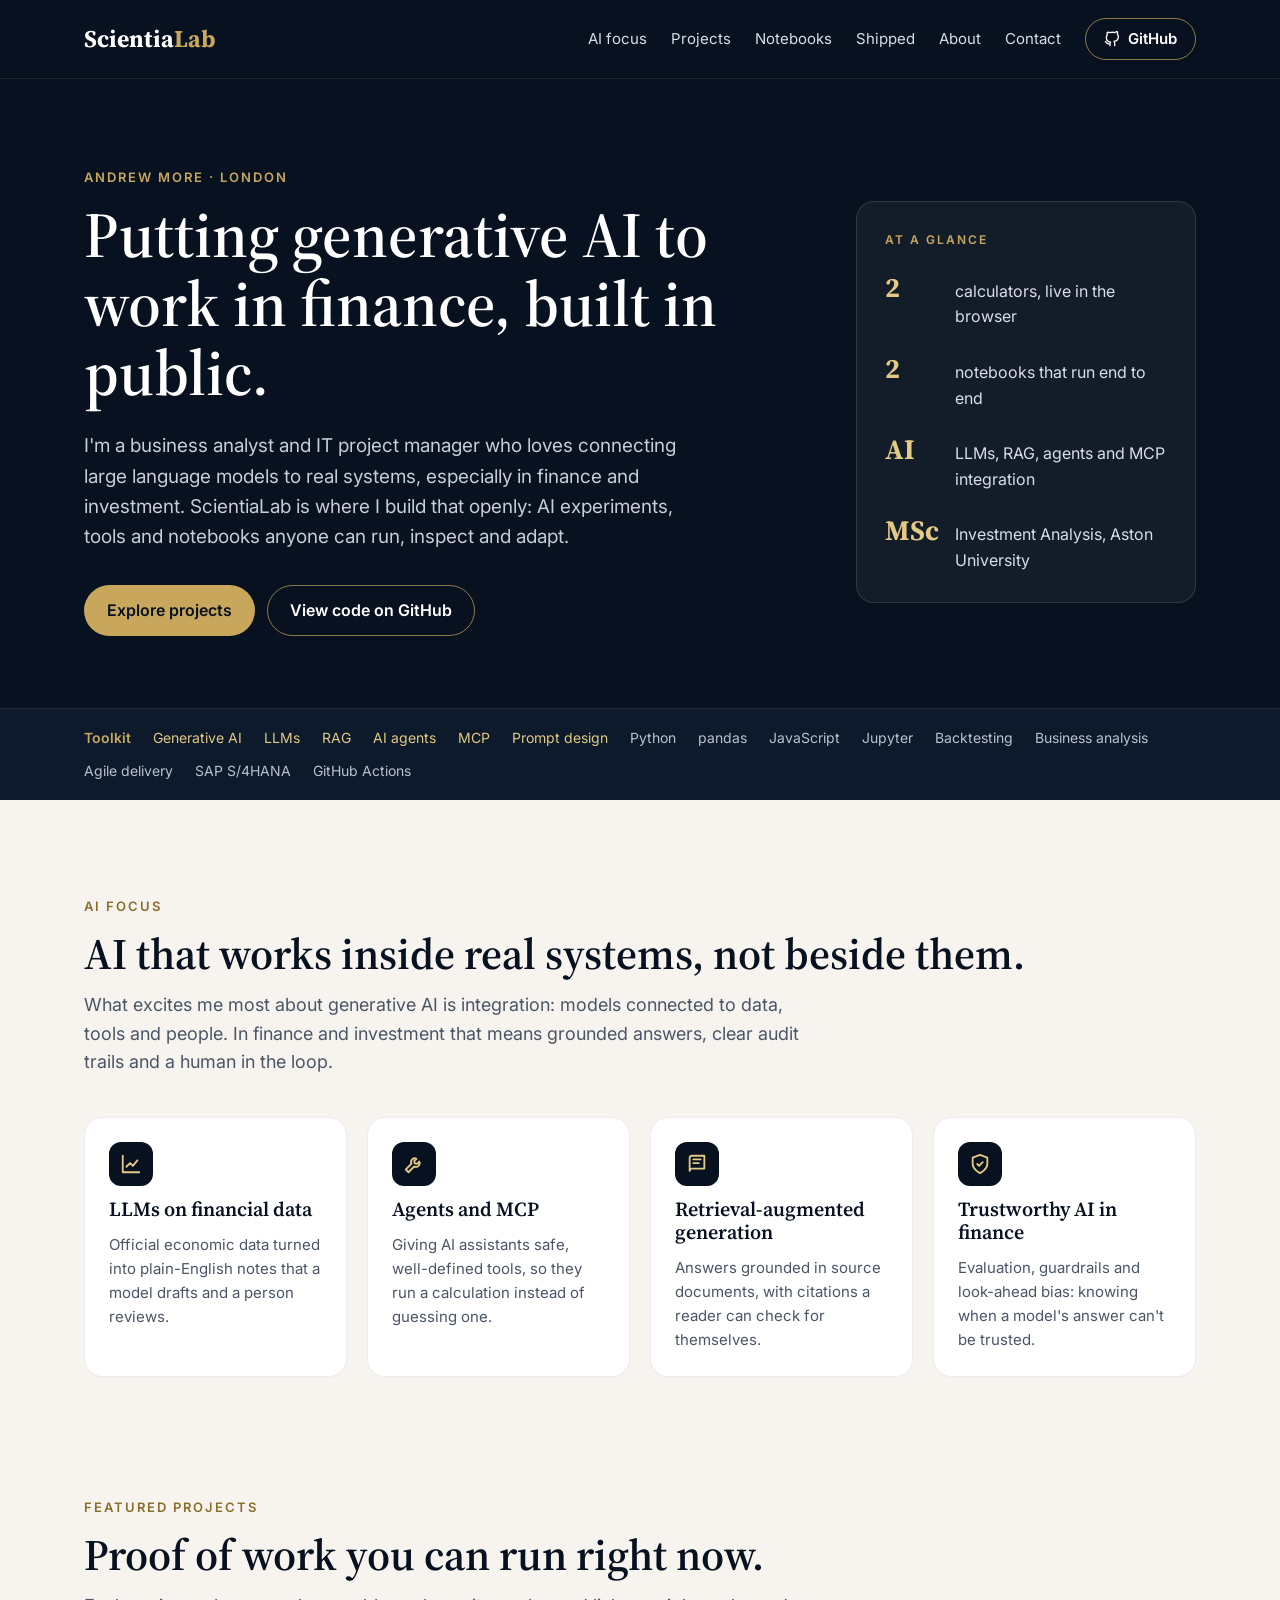
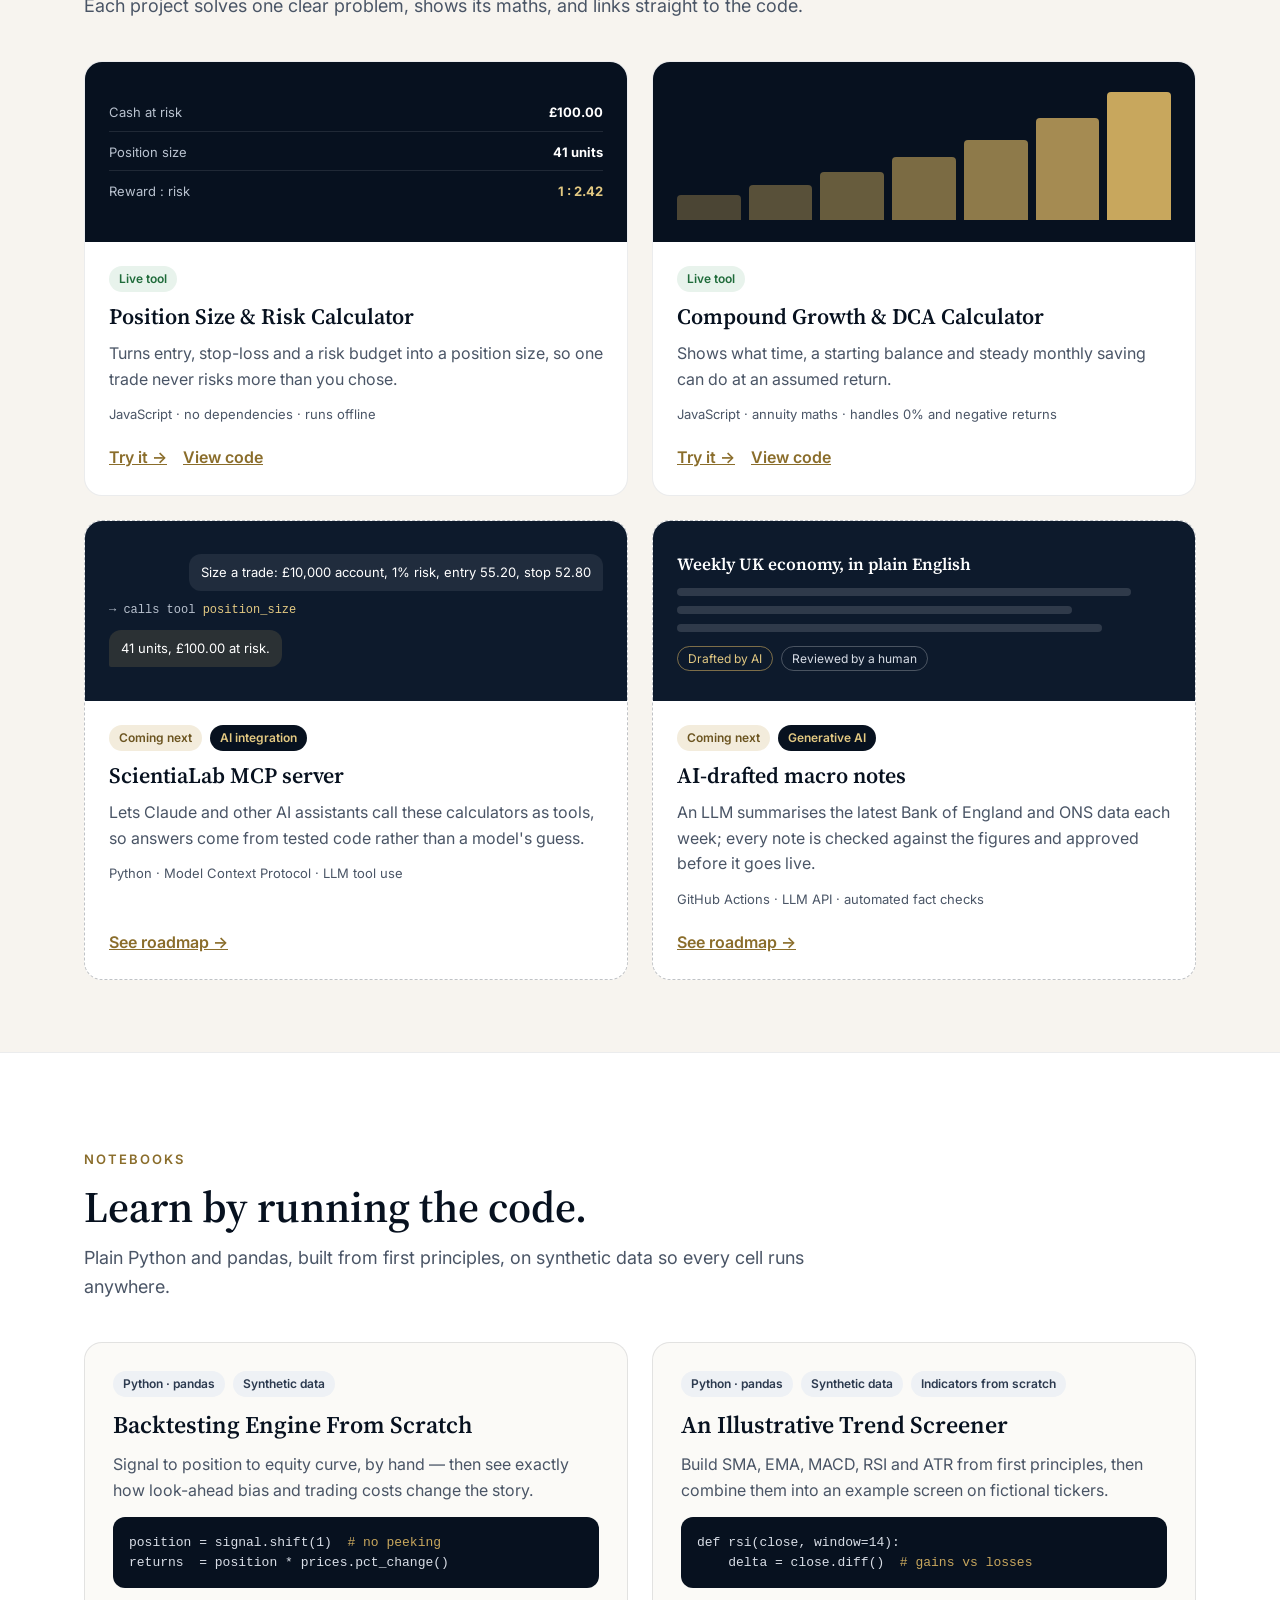
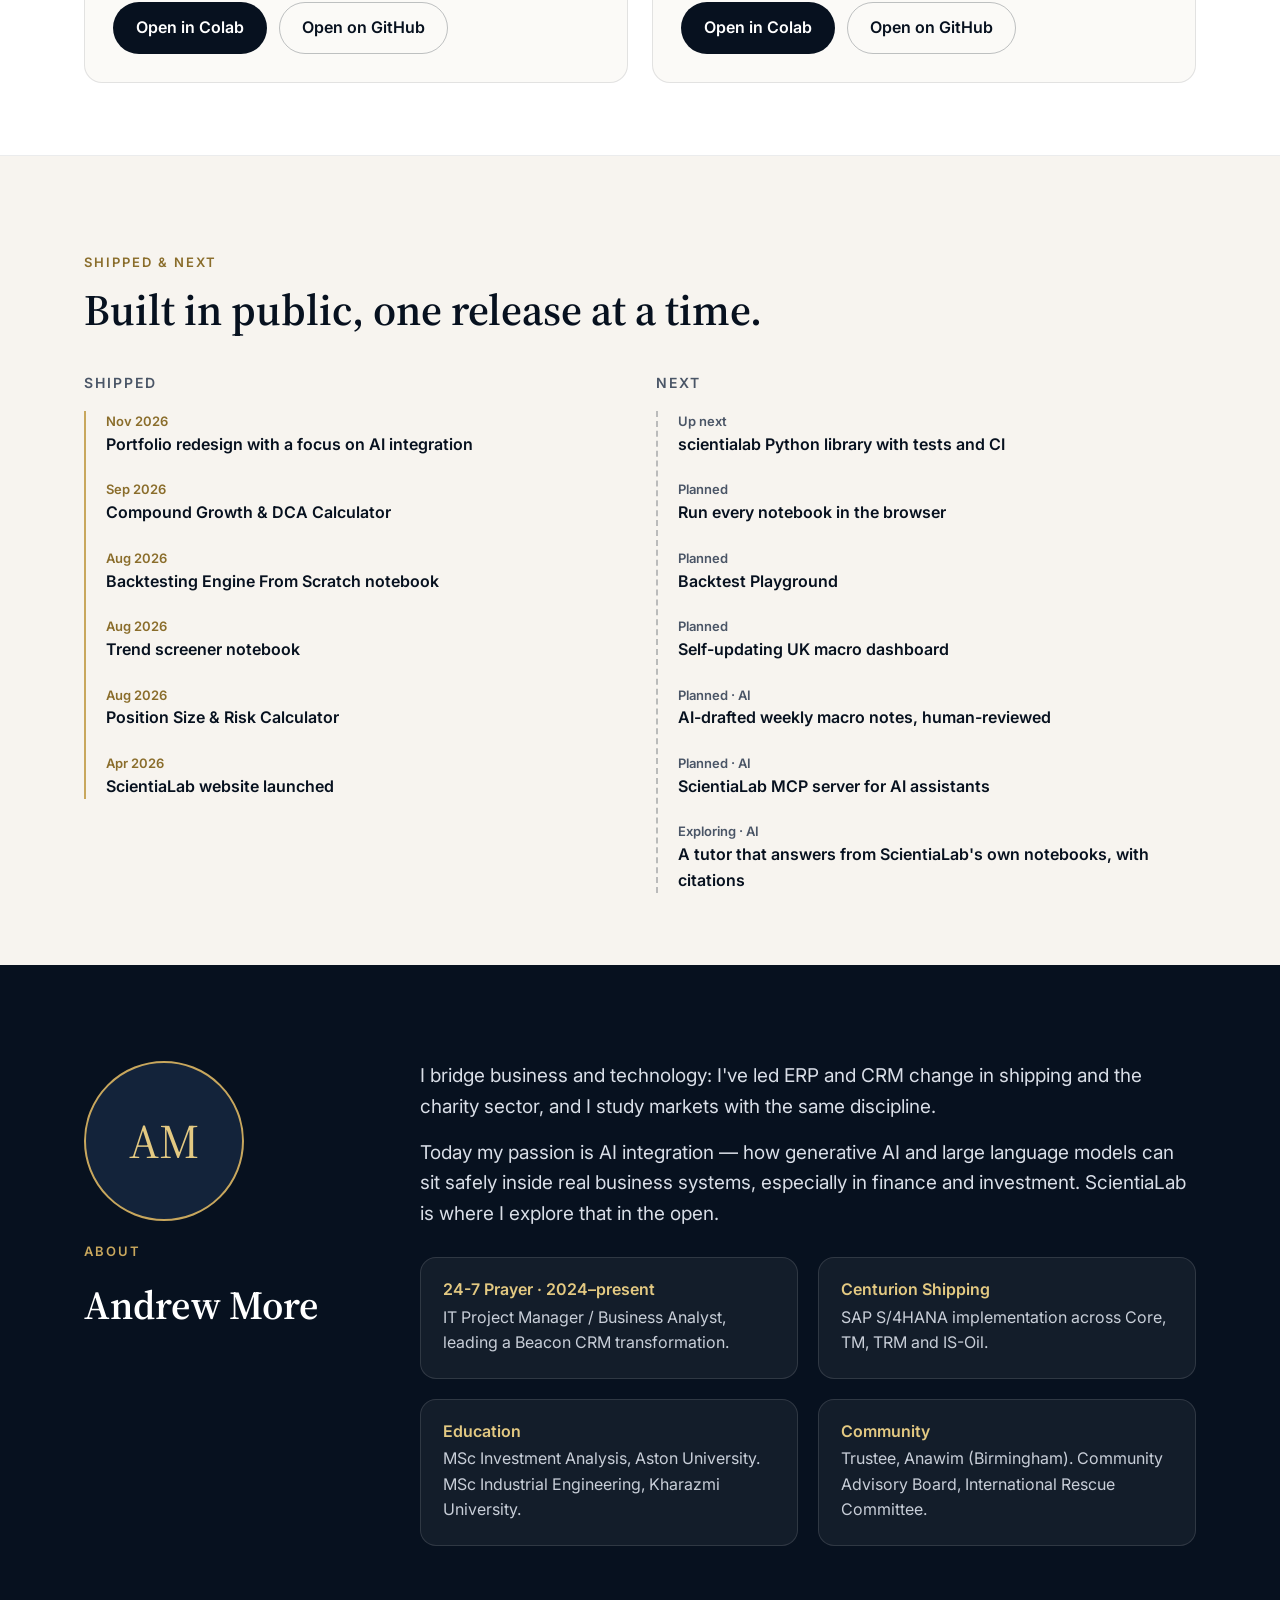
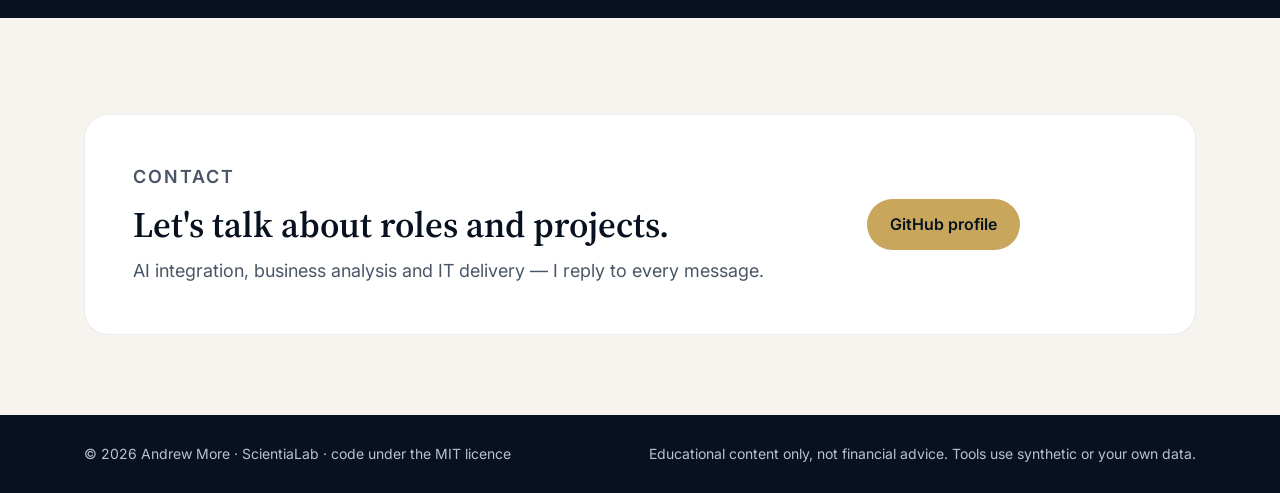
<file: index.html>
<!DOCTYPE html>
<html lang="en-GB">
<head>
  <meta charset="UTF-8" />
  <meta name="viewport" content="width=device-width, initial-scale=1.0" />
  <title>ScientiaLab | Andrew More — generative AI and finance, built in public</title>
  <meta name="description" content="Andrew More's open portfolio: generative AI and LLM integration for finance, plus calculators and Python notebooks anyone can run, inspect and adapt." />
  <meta name="author" content="Andrew More" />
  <link rel="canonical" href="https://ahd-mortazavi.github.io/ScientiaLab/" />
  <link rel="icon" href="assets/favicon.svg" type="image/svg+xml" />
  <meta name="theme-color" content="#07111f" />

  <meta property="og:type" content="website" />
  <meta property="og:site_name" content="ScientiaLab" />
  <meta property="og:title" content="ScientiaLab — putting generative AI to work in finance" />
  <meta property="og:description" content="AI experiments, calculators and Python notebooks by Andrew More. Open source, built in public." />
  <meta property="og:url" content="https://ahd-mortazavi.github.io/ScientiaLab/" />
  <meta property="og:image" content="https://ahd-mortazavi.github.io/ScientiaLab/assets/og-image.png" />
  <meta property="og:image:width" content="1200" />
  <meta property="og:image:height" content="630" />
  <meta name="twitter:card" content="summary_large_image" />

  <link rel="preconnect" href="https://fonts.googleapis.com" />
  <link rel="preconnect" href="https://fonts.gstatic.com" crossorigin />
  <link href="https://fonts.googleapis.com/css2?family=Source+Serif+4:opsz,wght@8..60,600;8..60,700&amp;family=Inter:wght@400;500;600&amp;display=swap" rel="stylesheet" />
  <link rel="stylesheet" href="style.css" />
</head>

<body>
  <a class="skip-link" href="#main">Skip to content</a>

  <header class="site-header">
    <nav class="navbar container" aria-label="Main">
      <a href="#top" class="logo">Scientia<span>Lab</span></a>
      <div class="nav-links">
        <a href="#ai">AI focus</a>
        <a href="#projects">Projects</a>
        <a href="#notebooks">Notebooks</a>
        <a href="#shipped">Shipped</a>
        <a href="#about">About</a>
        <a href="#contact">Contact</a>
        <a class="btn btn-outline-gold" href="https://github.com/ahd-mortazavi/ScientiaLab">
          <svg width="16" height="16" viewBox="0 0 24 24" fill="none" stroke="currentColor" stroke-width="2" stroke-linecap="round" stroke-linejoin="round" aria-hidden="true"><path d="M9 19c-5 1.5-5-2.5-7-3m14 6v-3.9a3.4 3.4 0 0 0-.9-2.6c3.1-.4 6.4-1.5 6.4-7a5.4 5.4 0 0 0-1.5-3.8 5 5 0 0 0-.1-3.8s-1.2-.4-3.9 1.5a13.4 13.4 0 0 0-7 0C6.3 1.6 5.1 2 5.1 2a5 5 0 0 0-.1 3.8A5.4 5.4 0 0 0 3.5 9.6c0 5.4 3.3 6.6 6.4 7a3.4 3.4 0 0 0-.9 2.6V22"/></svg>
          GitHub
        </a>
      </div>
    </nav>
  </header>

  <main id="main">
    <!-- Hero -->
    <section id="top" class="hero">
      <div class="hero-inner container">
        <div class="hero-copy">
          <p class="eyebrow on-dark">Andrew More · London</p>
          <h1>Putting generative AI to work in finance, built in public.</h1>
          <p class="hero-lead">
            I'm a business analyst and IT project manager who loves connecting large language models to real
            systems, especially in finance and investment. ScientiaLab is where I build that openly: AI experiments,
            tools and notebooks anyone can run, inspect and adapt.
          </p>
          <div class="btn-row">
            <a class="btn btn-gold" href="#projects">Explore projects</a>
            <a class="btn btn-outline-gold" href="https://github.com/ahd-mortazavi/ScientiaLab">View code on GitHub</a>
            <!-- Add when ready:
            <a class="btn btn-outline-light" href="https://www.linkedin.com/in/YOUR-PROFILE/">LinkedIn</a>
            <a class="btn btn-outline-light" href="assets/Andrew-More-CV.pdf">Download CV</a>
            -->
          </div>
        </div>

        <aside class="glance" aria-label="At a glance">
          <p class="eyebrow">At a glance</p>
          <ul class="glance-list">
            <li><span class="glance-num">2</span><span>calculators, live in the browser</span></li>
            <li><span class="glance-num">2</span><span>notebooks that run end to end</span></li>
            <li><span class="glance-num">AI</span><span>LLMs, RAG, agents and MCP integration</span></li>
            <li><span class="glance-num">MSc</span><span>Investment Analysis, Aston University</span></li>
          </ul>
        </aside>
      </div>

      <div class="toolkit">
        <ul class="toolkit-inner container" aria-label="Toolkit">
          <li class="label">Toolkit</li>
          <li class="ai">Generative AI</li>
          <li class="ai">LLMs</li>
          <li class="ai">RAG</li>
          <li class="ai">AI agents</li>
          <li class="ai">MCP</li>
          <li class="ai">Prompt design</li>
          <li>Python</li>
          <li>pandas</li>
          <li>JavaScript</li>
          <li>Jupyter</li>
          <li>Backtesting</li>
          <li>Business analysis</li>
          <li>Agile delivery</li>
          <li>SAP S/4HANA</li>
          <li>GitHub Actions</li>
        </ul>
      </div>
    </section>

    <!-- AI focus -->
    <section id="ai" class="section container" style="padding-bottom: 24px;">
      <p class="eyebrow">AI focus</p>
      <h2>AI that works inside real systems, not beside them.</h2>
      <p class="section-lead">
        What excites me most about generative AI is integration: models connected to data, tools and people.
        In finance and investment that means grounded answers, clear audit trails and a human in the loop.
      </p>
      <div class="ai-grid">
        <article class="ai-card">
          <div class="icon-tile"><svg width="22" height="22" viewBox="0 0 24 24" fill="none" stroke="currentColor" stroke-width="2" stroke-linecap="round" stroke-linejoin="round" aria-hidden="true"><path d="M3 3v18h18"/><path d="M7 15l4-4 3 3 5-6"/></svg></div>
          <h3>LLMs on financial data</h3>
          <p>Official economic data turned into plain-English notes that a model drafts and a person reviews.</p>
        </article>
        <article class="ai-card">
          <div class="icon-tile"><svg width="22" height="22" viewBox="0 0 24 24" fill="none" stroke="currentColor" stroke-width="2" stroke-linecap="round" stroke-linejoin="round" aria-hidden="true"><path d="M14.7 6.3a4 4 0 0 0-5.4 5.4L3 18l3 3 6.3-6.3a4 4 0 0 0 5.4-5.4l-2.5 2.5-2.4-.6-.6-2.4z"/></svg></div>
          <h3>Agents and MCP</h3>
          <p>Giving AI assistants safe, well-defined tools, so they run a calculation instead of guessing one.</p>
        </article>
        <article class="ai-card">
          <div class="icon-tile"><svg width="22" height="22" viewBox="0 0 24 24" fill="none" stroke="currentColor" stroke-width="2" stroke-linecap="round" stroke-linejoin="round" aria-hidden="true"><path d="M4 19.5A2.5 2.5 0 0 1 6.5 17H20V3H6.5A2.5 2.5 0 0 0 4 5.5z"/><path d="M8 7h8M8 11h6"/></svg></div>
          <h3>Retrieval-augmented generation</h3>
          <p>Answers grounded in source documents, with citations a reader can check for themselves.</p>
        </article>
        <article class="ai-card">
          <div class="icon-tile"><svg width="22" height="22" viewBox="0 0 24 24" fill="none" stroke="currentColor" stroke-width="2" stroke-linecap="round" stroke-linejoin="round" aria-hidden="true"><path d="M12 22s8-4 8-10V5l-8-3-8 3v7c0 6 8 10 8 10z"/><path d="M9 12l2 2 4-4"/></svg></div>
          <h3>Trustworthy AI in finance</h3>
          <p>Evaluation, guardrails and look-ahead bias: knowing when a model's answer can't be trusted.</p>
        </article>
      </div>
    </section>

    <!-- Projects -->
    <section id="projects" class="section container">
      <p class="eyebrow">Featured projects</p>
      <h2>Proof of work you can run right now.</h2>
      <p class="section-lead">Each project solves one clear problem, shows its maths, and links straight to the code.</p>

      <div class="project-grid">
        <article class="project-card">
          <div class="project-preview" aria-hidden="true">
            <div class="preview-row"><span>Cash at risk</span><strong>£100.00</strong></div>
            <div class="preview-row"><span>Position size</span><strong>41 units</strong></div>
            <div class="preview-row"><span>Reward : risk</span><strong class="gold">1 : 2.42</strong></div>
          </div>
          <div class="project-body">
            <div class="chip-row"><span class="chip chip-live">Live tool</span></div>
            <h3>Position Size &amp; Risk Calculator</h3>
            <p>Turns entry, stop-loss and a risk budget into a position size, so one trade never risks more than you chose.</p>
            <p class="tech">JavaScript · no dependencies · runs offline</p>
            <div class="card-links">
              <a href="tools/position-size.html">Try it →</a>
              <a href="https://github.com/ahd-mortazavi/ScientiaLab/blob/main/script.js">View code</a>
            </div>
          </div>
        </article>

        <article class="project-card">
          <div class="project-preview preview-bars" aria-hidden="true">
            <span style="height: 18%; opacity: 0.35;"></span>
            <span style="height: 26%; opacity: 0.42;"></span>
            <span style="height: 35%; opacity: 0.5;"></span>
            <span style="height: 46%; opacity: 0.6;"></span>
            <span style="height: 59%; opacity: 0.7;"></span>
            <span style="height: 75%; opacity: 0.82;"></span>
            <span style="height: 94%;"></span>
          </div>
          <div class="project-body">
            <div class="chip-row"><span class="chip chip-live">Live tool</span></div>
            <h3>Compound Growth &amp; DCA Calculator</h3>
            <p>Shows what time, a starting balance and steady monthly saving can do at an assumed return.</p>
            <p class="tech">JavaScript · annuity maths · handles 0% and negative returns</p>
            <div class="card-links">
              <a href="tools/compound-growth.html">Try it →</a>
              <a href="https://github.com/ahd-mortazavi/ScientiaLab/blob/main/script.js">View code</a>
            </div>
          </div>
        </article>

        <article class="project-card is-next">
          <div class="project-preview" aria-hidden="true">
            <div class="bubble bubble-user">Size a trade: £10,000 account, 1% risk, entry 55.20, stop 52.80</div>
            <div class="tool-call">→ calls tool <b>position_size</b></div>
            <div class="bubble bubble-ai">41 units, £100.00 at risk.</div>
          </div>
          <div class="project-body">
            <div class="chip-row"><span class="chip chip-next">Coming next</span><span class="chip chip-ai">AI integration</span></div>
            <h3>ScientiaLab MCP server</h3>
            <p>Lets Claude and other AI assistants call these calculators as tools, so answers come from tested code rather than a model's guess.</p>
            <p class="tech">Python · Model Context Protocol · LLM tool use</p>
            <div class="card-links"><a href="#shipped">See roadmap →</a></div>
          </div>
        </article>

        <article class="project-card is-next">
          <div class="project-preview" aria-hidden="true">
            <div class="note-title">Weekly UK economy, in plain English</div>
            <div class="note-line" style="width: 92%;"></div>
            <div class="note-line" style="width: 80%;"></div>
            <div class="note-line" style="width: 86%;"></div>
            <div class="note-tags"><span class="t-ai">Drafted by AI</span><span class="t-human">Reviewed by a human</span></div>
          </div>
          <div class="project-body">
            <div class="chip-row"><span class="chip chip-next">Coming next</span><span class="chip chip-ai">Generative AI</span></div>
            <h3>AI-drafted macro notes</h3>
            <p>An LLM summarises the latest Bank of England and ONS data each week; every note is checked against the figures and approved before it goes live.</p>
            <p class="tech">GitHub Actions · LLM API · automated fact checks</p>
            <div class="card-links"><a href="#shipped">See roadmap →</a></div>
          </div>
        </article>
      </div>
    </section>

    <!-- Notebooks -->
    <section id="notebooks" class="section section-white">
      <div class="container">
        <p class="eyebrow">Notebooks</p>
        <h2>Learn by running the code.</h2>
        <p class="section-lead">Plain Python and pandas, built from first principles, on synthetic data so every cell runs anywhere.</p>
        <div class="notebook-grid">
          <article class="notebook-card">
            <div class="chip-row"><span class="chip chip-neutral">Python · pandas</span><span class="chip chip-neutral">Synthetic data</span></div>
            <h3>Backtesting Engine From Scratch</h3>
            <p>Signal to position to equity curve, by hand — then see exactly how look-ahead bias and trading costs change the story.</p>
<pre class="code-snippet"><code>position = signal.shift(1)  <span class="c"># no peeking</span>
returns  = position * prices.pct_change()</code></pre>
            <div class="btn-row">
              <a class="btn btn-dark" href="https://colab.research.google.com/github/ahd-mortazavi/ScientiaLab/blob/main/backtesting_engine_from_scratch.ipynb">Open in Colab</a>
              <a class="btn btn-outline-dark" href="https://github.com/ahd-mortazavi/ScientiaLab/blob/main/backtesting_engine_from_scratch.ipynb">Open on GitHub</a>
            </div>
          </article>

          <article class="notebook-card">
            <div class="chip-row"><span class="chip chip-neutral">Python · pandas</span><span class="chip chip-neutral">Synthetic data</span><span class="chip chip-neutral">Indicators from scratch</span></div>
            <h3>An Illustrative Trend Screener</h3>
            <p>Build SMA, EMA, MACD, RSI and ATR from first principles, then combine them into an example screen on fictional tickers.</p>
<pre class="code-snippet"><code>def rsi(close, window=14):
    delta = close.diff()  <span class="c"># gains vs losses</span></code></pre>
            <div class="btn-row">
              <a class="btn btn-dark" href="https://colab.research.google.com/github/ahd-mortazavi/ScientiaLab/blob/main/stacked_uptrend_screener.ipynb">Open in Colab</a>
              <a class="btn btn-outline-dark" href="https://github.com/ahd-mortazavi/ScientiaLab/blob/main/stacked_uptrend_screener.ipynb">Open on GitHub</a>
            </div>
          </article>
        </div>
      </div>
    </section>

    <!-- Shipped and next -->
    <section id="shipped" class="section container">
      <p class="eyebrow">Shipped &amp; next</p>
      <h2>Built in public, one release at a time.</h2>
      <div class="timeline-cols" style="margin-top: 40px;">
        <div class="timeline-col">
          <h3>Shipped</h3>
          <ol class="timeline">
            <li><span class="when">Nov 2026</span><span class="what">Portfolio redesign with a focus on AI integration</span></li>
            <li><span class="when">Sep 2026</span><span class="what">Compound Growth &amp; DCA Calculator</span></li>
            <li><span class="when">Aug 2026</span><span class="what">Backtesting Engine From Scratch notebook</span></li>
            <li><span class="when">Aug 2026</span><span class="what">Trend screener notebook</span></li>
            <li><span class="when">Aug 2026</span><span class="what">Position Size &amp; Risk Calculator</span></li>
            <li><span class="when">Apr 2026</span><span class="what">ScientiaLab website launched</span></li>
          </ol>
        </div>
        <div class="timeline-col">
          <h3>Next</h3>
          <ol class="timeline is-next">
            <li><span class="when">Up next</span><span class="what">scientialab Python library with tests and CI</span></li>
            <li><span class="when">Planned</span><span class="what">Run every notebook in the browser</span></li>
            <li><span class="when">Planned</span><span class="what">Backtest Playground</span></li>
            <li><span class="when">Planned</span><span class="what">Self-updating UK macro dashboard</span></li>
            <li><span class="when">Planned · AI</span><span class="what">AI-drafted weekly macro notes, human-reviewed</span></li>
            <li><span class="when">Planned · AI</span><span class="what">ScientiaLab MCP server for AI assistants</span></li>
            <li><span class="when">Exploring · AI</span><span class="what">A tutor that answers from ScientiaLab's own notebooks, with citations</span></li>
          </ol>
        </div>
      </div>
    </section>

    <!-- About -->
    <section id="about" class="section-dark">
      <div class="about-inner container section">
        <div class="about-intro">
          <div class="avatar" role="img" aria-label="Andrew More">AM</div>
          <p class="eyebrow on-dark" style="margin: 0;">About</p>
          <h2>Andrew More</h2>
        </div>
        <div class="about-body">
          <p>I bridge business and technology: I've led ERP and CRM change in shipping and the charity sector, and I study markets with the same discipline.</p>
          <p>Today my passion is AI integration — how generative AI and large language models can sit safely inside real business systems, especially in finance and investment. ScientiaLab is where I explore that in the open.</p>
          <div class="about-grid">
            <div class="about-card">
              <h3>24-7 Prayer · 2024–present</h3>
              <p>IT Project Manager / Business Analyst, leading a Beacon CRM transformation.</p>
            </div>
            <div class="about-card">
              <h3>Centurion Shipping</h3>
              <p>SAP S/4HANA implementation across Core, TM, TRM and IS-Oil.</p>
            </div>
            <div class="about-card">
              <h3>Education</h3>
              <p>MSc Investment Analysis, Aston University. MSc Industrial Engineering, Kharazmi University.</p>
            </div>
            <div class="about-card">
              <h3>Community</h3>
              <p>Trustee, Anawim (Birmingham). Community Advisory Board, International Rescue Committee.</p>
            </div>
          </div>
        </div>
      </div>
    </section>

    <!-- Contact -->
    <section id="contact" class="section container" style="padding-bottom: 80px;">
      <div class="contact-card">
        <div class="contact-copy">
          <p class="eyebrow">Contact</p>
          <h2>Let's talk about roles and projects.</h2>
          <p>AI integration, business analysis and IT delivery — I reply to every message.</p>
        </div>
        <div class="contact-actions btn-row">
          <!-- Add when ready:
          <a class="btn btn-gold" href="mailto:YOUR-EMAIL">Email me</a>
          <a class="btn btn-outline-dark" href="https://www.linkedin.com/in/YOUR-PROFILE/">LinkedIn</a>
          -->
          <a class="btn btn-gold" href="https://github.com/ahd-mortazavi">GitHub profile</a>
        </div>
      </div>
    </section>
  </main>

  <footer class="footer">
    <div class="footer-inner container">
      <span>© 2026 Andrew More · ScientiaLab · code under the MIT licence</span>
      <span>Educational content only, not financial advice. Tools use synthetic or your own data.</span>
    </div>
  </footer>
</body>
</html>
</file>
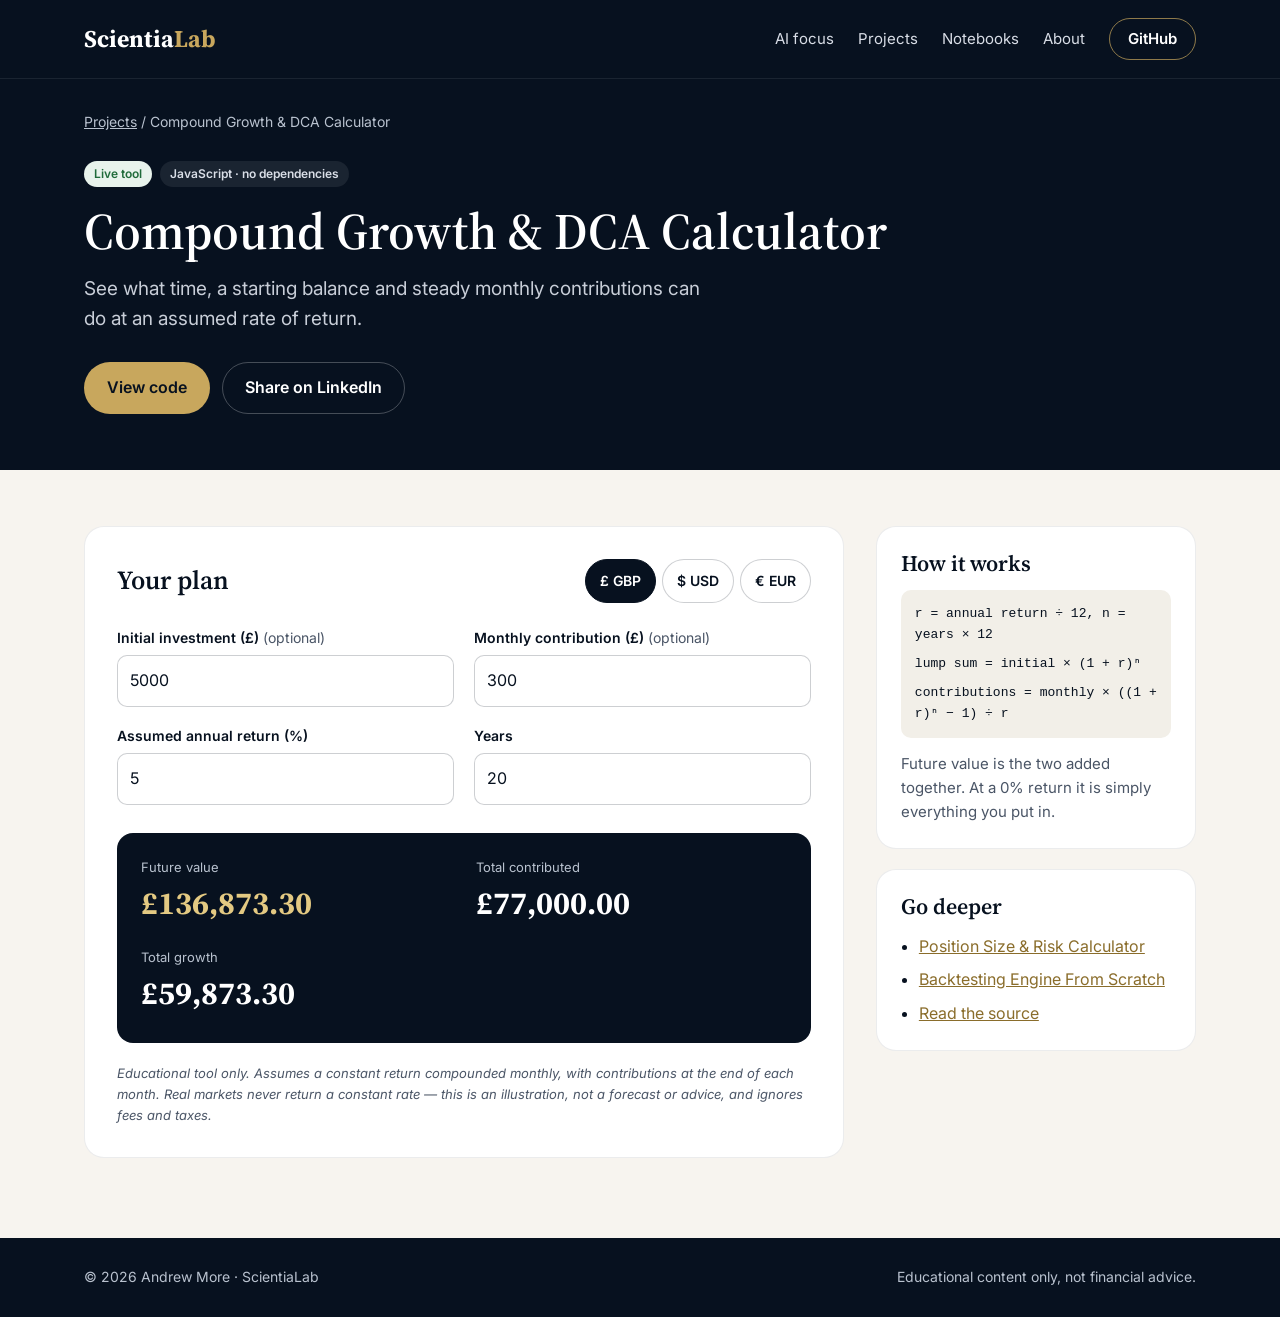
<file: tools/compound-growth.html>
<!DOCTYPE html>
<html lang="en-GB">
<head>
  <meta charset="UTF-8" />
  <meta name="viewport" content="width=device-width, initial-scale=1.0" />
  <title>Compound Growth &amp; DCA Calculator | ScientiaLab</title>
  <meta name="description" content="Free, open-source compound growth calculator: see what a starting balance and steady monthly saving can do at an assumed return." />
  <meta name="author" content="Andrew More" />
  <link rel="canonical" href="https://ahd-mortazavi.github.io/ScientiaLab/tools/compound-growth.html" />
  <link rel="icon" href="../assets/favicon.svg" type="image/svg+xml" />
  <meta name="theme-color" content="#07111f" />

  <meta property="og:type" content="website" />
  <meta property="og:site_name" content="ScientiaLab" />
  <meta property="og:title" content="Compound Growth &amp; DCA Calculator — ScientiaLab" />
  <meta property="og:description" content="What time, a starting balance and steady monthly saving can do at an assumed return. Free and open source." />
  <meta property="og:url" content="https://ahd-mortazavi.github.io/ScientiaLab/tools/compound-growth.html" />
  <meta property="og:image" content="https://ahd-mortazavi.github.io/ScientiaLab/assets/og-image.png" />
  <meta property="og:image:width" content="1200" />
  <meta property="og:image:height" content="630" />
  <meta name="twitter:card" content="summary_large_image" />

  <link rel="preconnect" href="https://fonts.googleapis.com" />
  <link rel="preconnect" href="https://fonts.gstatic.com" crossorigin />
  <link href="https://fonts.googleapis.com/css2?family=Source+Serif+4:opsz,wght@8..60,600;8..60,700&amp;family=Inter:wght@400;500;600&amp;display=swap" rel="stylesheet" />
  <link rel="stylesheet" href="../style.css" />
</head>

<body>
  <a class="skip-link" href="#main">Skip to content</a>

  <header class="site-header">
    <nav class="navbar container" aria-label="Main">
      <a href="../" class="logo">Scientia<span>Lab</span></a>
      <div class="nav-links">
        <a href="../#ai">AI focus</a>
        <a href="../#projects">Projects</a>
        <a href="../#notebooks">Notebooks</a>
        <a href="../#about">About</a>
        <a class="btn btn-outline-gold" href="https://github.com/ahd-mortazavi/ScientiaLab">GitHub</a>
      </div>
    </nav>
  </header>

  <main id="main">
    <section class="page-hero">
      <div class="page-hero-inner container">
        <p class="breadcrumb"><a href="../#projects">Projects</a> <span aria-hidden="true">/</span> Compound Growth &amp; DCA Calculator</p>
        <div class="chip-row"><span class="chip chip-live">Live tool</span><span class="chip chip-dark">JavaScript · no dependencies</span></div>
        <h1>Compound Growth &amp; DCA Calculator</h1>
        <p class="hero-lead">See what time, a starting balance and steady monthly contributions can do at an assumed rate of return.</p>
        <div class="btn-row">
          <a class="btn btn-gold" href="https://github.com/ahd-mortazavi/ScientiaLab/blob/main/script.js">View code</a>
          <a class="btn btn-outline-light" href="https://www.linkedin.com/sharing/share-offsite/?url=https%3A%2F%2Fahd-mortazavi.github.io%2FScientiaLab%2Ftools%2Fcompound-growth.html">Share on LinkedIn</a>
        </div>
      </div>
    </section>

    <section class="tool-layout container">
      <div class="tool-card">
        <div class="tool-card-head">
          <h2>Your plan</h2>
          <div class="segmented" role="group" aria-label="Currency" data-currency-group>
            <button type="button" data-currency="GBP" aria-pressed="true">£ GBP</button>
            <button type="button" data-currency="USD" aria-pressed="false">$ USD</button>
            <button type="button" data-currency="EUR" aria-pressed="false">€ EUR</button>
          </div>
        </div>

        <form id="growth-calculator" class="tool-form" autocomplete="off" novalidate>
          <label class="tool-field" for="initial-investment"><span>Initial investment (<span data-currency-symbol>£</span>) <span class="optional">(optional)</span></span>
            <input type="number" id="initial-investment" min="0" step="any" inputmode="decimal" value="5000" />
          </label>
          <label class="tool-field" for="monthly-contribution"><span>Monthly contribution (<span data-currency-symbol>£</span>) <span class="optional">(optional)</span></span>
            <input type="number" id="monthly-contribution" min="0" step="any" inputmode="decimal" value="300" />
          </label>
          <label class="tool-field" for="annual-return"><span>Assumed annual return (%)</span>
            <input type="number" id="annual-return" step="any" inputmode="decimal" value="5" />
          </label>
          <label class="tool-field" for="years"><span>Years</span>
            <input type="number" id="years" min="0" step="any" inputmode="decimal" value="20" />
          </label>
        </form>

        <dl class="results" aria-live="polite">
          <div><dt>Future value</dt><dd id="result-future-value" class="gold">—</dd></div>
          <div><dt>Total contributed</dt><dd id="result-total-contributed">—</dd></div>
          <div><dt>Total growth</dt><dd id="result-total-growth">—</dd></div>
        </dl>
        <p id="growth-result-note" class="results-note" aria-live="polite"></p>

        <p class="tool-disclaimer">Educational tool only. Assumes a constant return compounded monthly, with contributions at the end of each month. Real markets never return a constant rate — this is an illustration, not a forecast or advice, and ignores fees and taxes.</p>
      </div>

      <aside class="tool-aside">
        <div class="aside-card">
          <h2>How it works</h2>
          <div class="formula">
            <span>r = annual return ÷ 12, n = years × 12</span>
            <span>lump sum = initial × (1 + r)ⁿ</span>
            <span>contributions = monthly × ((1 + r)ⁿ − 1) ÷ r</span>
          </div>
          <p>Future value is the two added together. At a 0% return it is simply everything you put in.</p>
        </div>
        <div class="aside-card">
          <h2>Go deeper</h2>
          <ul>
            <li><a href="position-size.html">Position Size &amp; Risk Calculator</a></li>
            <li><a href="https://github.com/ahd-mortazavi/ScientiaLab/blob/main/backtesting_engine_from_scratch.ipynb">Backtesting Engine From Scratch</a></li>
            <li><a href="https://github.com/ahd-mortazavi/ScientiaLab/blob/main/script.js">Read the source</a></li>
          </ul>
        </div>
      </aside>
    </section>
  </main>

  <footer class="footer">
    <div class="footer-inner container">
      <span>© 2026 Andrew More · ScientiaLab</span>
      <span>Educational content only, not financial advice.</span>
    </div>
  </footer>

  <script src="../script.js"></script>
</body>
</html>
</file>
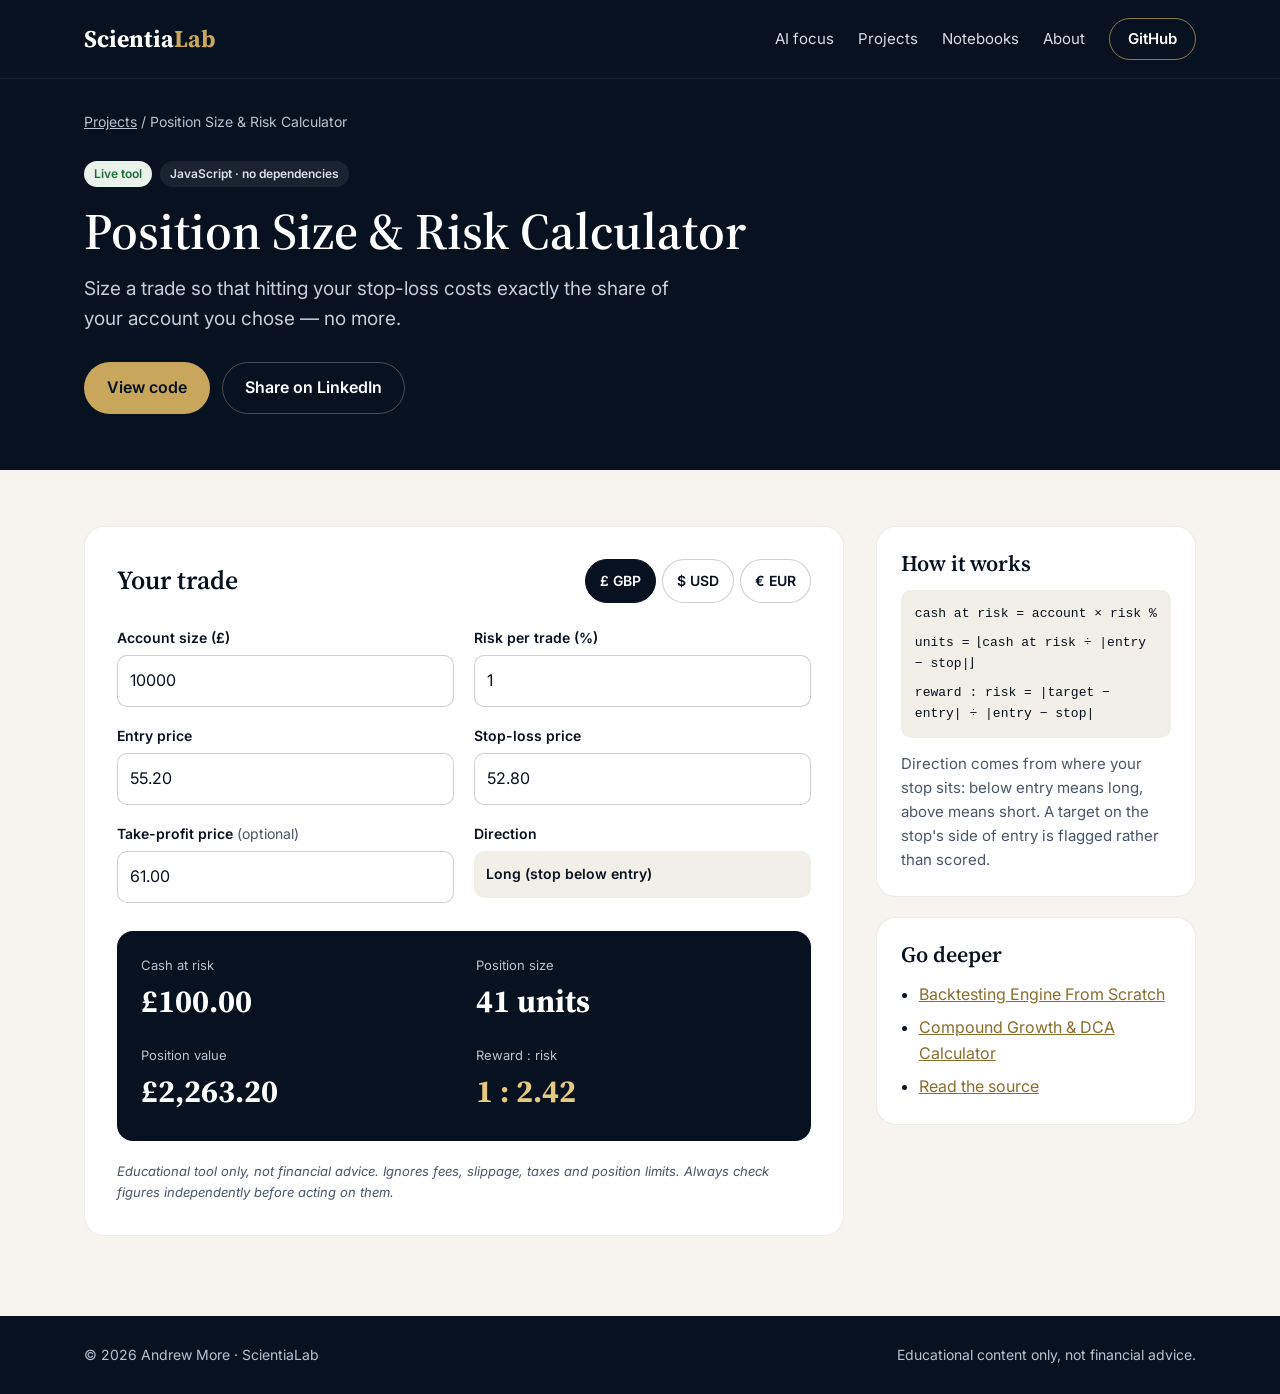
<file: tools/position-size.html>
<!DOCTYPE html>
<html lang="en-GB">
<head>
  <meta charset="UTF-8" />
  <meta name="viewport" content="width=device-width, initial-scale=1.0" />
  <title>Position Size &amp; Risk Calculator | ScientiaLab</title>
  <meta name="description" content="Free, open-source position size calculator: turn entry, stop-loss and a risk budget into a position size. Runs in your browser." />
  <meta name="author" content="Andrew More" />
  <link rel="canonical" href="https://ahd-mortazavi.github.io/ScientiaLab/tools/position-size.html" />
  <link rel="icon" href="../assets/favicon.svg" type="image/svg+xml" />
  <meta name="theme-color" content="#07111f" />

  <meta property="og:type" content="website" />
  <meta property="og:site_name" content="ScientiaLab" />
  <meta property="og:title" content="Position Size &amp; Risk Calculator — ScientiaLab" />
  <meta property="og:description" content="Size a trade so hitting your stop costs exactly the share of your account you chose. Free and open source." />
  <meta property="og:url" content="https://ahd-mortazavi.github.io/ScientiaLab/tools/position-size.html" />
  <meta property="og:image" content="https://ahd-mortazavi.github.io/ScientiaLab/assets/og-position-size.png" />
  <meta property="og:image:width" content="1200" />
  <meta property="og:image:height" content="630" />
  <meta name="twitter:card" content="summary_large_image" />

  <link rel="preconnect" href="https://fonts.googleapis.com" />
  <link rel="preconnect" href="https://fonts.gstatic.com" crossorigin />
  <link href="https://fonts.googleapis.com/css2?family=Source+Serif+4:opsz,wght@8..60,600;8..60,700&amp;family=Inter:wght@400;500;600&amp;display=swap" rel="stylesheet" />
  <link rel="stylesheet" href="../style.css" />
</head>

<body>
  <a class="skip-link" href="#main">Skip to content</a>

  <header class="site-header">
    <nav class="navbar container" aria-label="Main">
      <a href="../" class="logo">Scientia<span>Lab</span></a>
      <div class="nav-links">
        <a href="../#ai">AI focus</a>
        <a href="../#projects">Projects</a>
        <a href="../#notebooks">Notebooks</a>
        <a href="../#about">About</a>
        <a class="btn btn-outline-gold" href="https://github.com/ahd-mortazavi/ScientiaLab">GitHub</a>
      </div>
    </nav>
  </header>

  <main id="main">
    <section class="page-hero">
      <div class="page-hero-inner container">
        <p class="breadcrumb"><a href="../#projects">Projects</a> <span aria-hidden="true">/</span> Position Size &amp; Risk Calculator</p>
        <div class="chip-row"><span class="chip chip-live">Live tool</span><span class="chip chip-dark">JavaScript · no dependencies</span></div>
        <h1>Position Size &amp; Risk Calculator</h1>
        <p class="hero-lead">Size a trade so that hitting your stop-loss costs exactly the share of your account you chose — no more.</p>
        <div class="btn-row">
          <a class="btn btn-gold" href="https://github.com/ahd-mortazavi/ScientiaLab/blob/main/script.js">View code</a>
          <a class="btn btn-outline-light" href="https://www.linkedin.com/sharing/share-offsite/?url=https%3A%2F%2Fahd-mortazavi.github.io%2FScientiaLab%2Ftools%2Fposition-size.html">Share on LinkedIn</a>
        </div>
      </div>
    </section>

    <section class="tool-layout container">
      <div class="tool-card">
        <div class="tool-card-head">
          <h2>Your trade</h2>
          <div class="segmented" role="group" aria-label="Currency" data-currency-group>
            <button type="button" data-currency="GBP" aria-pressed="true">£ GBP</button>
            <button type="button" data-currency="USD" aria-pressed="false">$ USD</button>
            <button type="button" data-currency="EUR" aria-pressed="false">€ EUR</button>
          </div>
        </div>

        <form id="risk-calculator" class="tool-form" autocomplete="off" novalidate>
          <label class="tool-field" for="account-size"><span>Account size (<span data-currency-symbol>£</span>)</span>
            <input type="number" id="account-size" min="0" step="any" inputmode="decimal" value="10000" />
          </label>
          <label class="tool-field" for="risk-percent"><span>Risk per trade (%)</span>
            <input type="number" id="risk-percent" min="0" max="100" step="any" inputmode="decimal" value="1" />
          </label>
          <label class="tool-field" for="entry-price"><span>Entry price</span>
            <input type="number" id="entry-price" min="0" step="any" inputmode="decimal" value="55.20" />
          </label>
          <label class="tool-field" for="stop-price"><span>Stop-loss price</span>
            <input type="number" id="stop-price" min="0" step="any" inputmode="decimal" value="52.80" />
          </label>
          <label class="tool-field" for="target-price"><span>Take-profit price <span class="optional">(optional)</span></span>
            <input type="number" id="target-price" min="0" step="any" inputmode="decimal" value="61.00" />
          </label>
          <div class="tool-field"><span>Direction</span>
            <div class="readout" id="result-direction">—</div>
          </div>
        </form>

        <dl class="results" aria-live="polite">
          <div><dt>Cash at risk</dt><dd id="result-risk-amount">—</dd></div>
          <div><dt>Position size</dt><dd id="result-shares">—</dd></div>
          <div><dt>Position value</dt><dd id="result-position-value">—</dd></div>
          <div><dt>Reward : risk</dt><dd id="result-rr" class="gold">—</dd></div>
        </dl>
        <p id="result-note" class="results-note" aria-live="polite"></p>

        <p class="tool-disclaimer">Educational tool only, not financial advice. Ignores fees, slippage, taxes and position limits. Always check figures independently before acting on them.</p>
      </div>

      <aside class="tool-aside">
        <div class="aside-card">
          <h2>How it works</h2>
          <div class="formula">
            <span>cash at risk = account × risk %</span>
            <span>units = ⌊cash at risk ÷ |entry − stop|⌋</span>
            <span>reward : risk = |target − entry| ÷ |entry − stop|</span>
          </div>
          <p>Direction comes from where your stop sits: below entry means long, above means short. A target on the stop's side of entry is flagged rather than scored.</p>
        </div>
        <div class="aside-card">
          <h2>Go deeper</h2>
          <ul>
            <li><a href="https://github.com/ahd-mortazavi/ScientiaLab/blob/main/backtesting_engine_from_scratch.ipynb">Backtesting Engine From Scratch</a></li>
            <li><a href="compound-growth.html">Compound Growth &amp; DCA Calculator</a></li>
            <li><a href="https://github.com/ahd-mortazavi/ScientiaLab/blob/main/script.js">Read the source</a></li>
          </ul>
        </div>
      </aside>
    </section>
  </main>

  <footer class="footer">
    <div class="footer-inner container">
      <span>© 2026 Andrew More · ScientiaLab</span>
      <span>Educational content only, not financial advice.</span>
    </div>
  </footer>

  <script src="../script.js"></script>
</body>
</html>
</file>
<file: style.css>
/* ScientiaLab — site styles */

:root {
  --navy: #07111f;
  --navy-2: #0d1a2c;
  --navy-3: #13233a;
  --cream: #f7f4ef;
  --paper: #fbfaf7;
  --white: #ffffff;
  --gold: #c8a75d;
  --gold-light: #e3c982;
  --gold-text: #8a6d2b;      /* gold that passes contrast on cream */
  --gold-text-hover: #5f4a1b;
  --ink: #07111f;
  --ink-muted: #4a5566;
  --on-dark: #d9dee7;
  --on-dark-muted: #b9c2cf;
  --line: rgba(7, 17, 31, 0.08);
  --line-strong: rgba(7, 17, 31, 0.25);
  --line-dark: rgba(255, 255, 255, 0.12);
  --serif: "Source Serif 4", Georgia, "Times New Roman", serif;
  --sans: Inter, system-ui, -apple-system, "Segoe UI", sans-serif;
  --mono: ui-monospace, SFMono-Regular, Menlo, Consolas, monospace;
  --radius: 18px;
  --container: 1160px;
}

* { box-sizing: border-box; }

html { scroll-behavior: smooth; }

body {
  margin: 0;
  font-family: var(--sans);
  font-size: 16px;
  line-height: 1.6;
  background: var(--cream);
  color: var(--ink);
}

img, svg { display: block; }

a { color: var(--gold-text); }
a:hover { color: var(--gold-text-hover); }

:focus-visible { outline: 2px solid var(--gold); outline-offset: 2px; }

h1, h2, h3 { font-family: var(--serif); font-weight: 600; line-height: 1.15; margin: 0; }
p { margin: 0; }

.container { max-width: var(--container); margin: 0 auto; padding-left: 24px; padding-right: 24px; }

.skip-link {
  position: absolute; left: -9999px; top: 8px;
  background: var(--gold); color: var(--navy); padding: 8px 14px; border-radius: 8px; z-index: 10;
}
.skip-link:focus { left: 8px; }

/* ---------- Header ---------- */
.site-header { background: var(--navy); border-bottom: 1px solid rgba(255, 255, 255, 0.08); }
.navbar {
  display: flex; flex-wrap: wrap; gap: 16px;
  justify-content: space-between; align-items: center;
  padding-top: 18px; padding-bottom: 18px;
}
.logo { color: var(--white); text-decoration: none; font-family: var(--serif); font-size: 24px; font-weight: 700; }
.logo span { color: var(--gold); }
.logo:hover { color: var(--white); }
.nav-links { display: flex; flex-wrap: wrap; gap: 8px 24px; align-items: center; font-size: 15px; }
.nav-links a { color: var(--on-dark); text-decoration: none; }
.nav-links a:hover { color: var(--gold-light); }

/* ---------- Buttons ---------- */
.btn {
  display: inline-flex; align-items: center; justify-content: center; gap: 8px;
  min-height: 44px; padding: 12px 22px; border-radius: 999px;
  font: inherit; font-weight: 600; text-decoration: none; cursor: pointer;
  border: 1px solid transparent;
}
.btn-gold { background: var(--gold); color: var(--navy); }
.btn-gold:hover { background: var(--gold-light); color: var(--navy); }
.btn-outline-gold { border-color: rgba(200, 167, 93, 0.7); color: var(--white); }
.btn-outline-gold:hover { border-color: var(--gold); color: var(--gold-light); }
.btn-outline-light { border-color: rgba(255, 255, 255, 0.25); color: var(--white); }
.btn-outline-light:hover { border-color: rgba(255, 255, 255, 0.6); color: var(--white); }
.btn-dark { background: var(--navy); color: var(--white); }
.btn-dark:hover { background: var(--navy-3); color: var(--white); }
.btn-outline-dark { border-color: var(--line-strong); color: var(--ink); }
.btn-outline-dark:hover { border-color: var(--ink); color: var(--ink); }
.btn-row { display: flex; flex-wrap: wrap; gap: 12px; }
.nav-links .btn { min-height: 40px; padding: 8px 18px; color: var(--white); }

/* ---------- Labels and chips ---------- */
.eyebrow {
  margin: 0 0 12px; color: var(--gold-text);
  text-transform: uppercase; letter-spacing: 2px; font-size: 13px; font-weight: 600;
}
.on-dark .eyebrow, .eyebrow.on-dark { color: var(--gold); }

.chip {
  display: inline-block; font-size: 12px; font-weight: 600;
  border-radius: 999px; padding: 4px 10px; line-height: 1.5;
}
.chip-live { background: #e8f3ec; color: #1f6b3a; }
.chip-next { background: #f3ecdc; color: #6b5420; }
.chip-ai { background: var(--navy); color: var(--gold-light); }
.chip-neutral { background: #eef1f5; color: #2c3a4f; }
.chip-row { display: flex; flex-wrap: wrap; gap: 8px; }

/* ---------- Hero ---------- */
.hero { background: var(--navy); color: var(--white); }
.hero-inner {
  display: flex; flex-wrap: wrap; gap: 56px; align-items: center;
  padding-top: 88px; padding-bottom: 72px;
}
.hero-copy { flex: 999 1 560px; min-width: 0; }
.hero h1 { font-size: clamp(38px, 5vw, 64px); line-height: 1.08; margin-bottom: 24px; }
.hero-lead { max-width: 620px; font-size: 19px; color: #c8ced8; margin-bottom: 32px; }

.glance {
  flex: 1 1 340px; min-width: 0;
  background: rgba(255, 255, 255, 0.05); border: 1px solid var(--line-dark);
  border-radius: var(--radius); padding: 28px;
}
.glance .eyebrow { color: var(--gold); font-size: 12px; margin-bottom: 16px; }
.glance-list { list-style: none; margin: 0; padding: 0; display: flex; flex-direction: column; gap: 16px; }
.glance-list li { display: flex; gap: 14px; align-items: baseline; color: var(--on-dark); }
.glance-num { font-family: var(--serif); font-size: 28px; font-weight: 700; color: var(--gold-light); min-width: 56px; }

.toolkit { background: var(--navy-2); border-top: 1px solid rgba(255, 255, 255, 0.08); }
.toolkit-inner {
  display: flex; flex-wrap: wrap; gap: 10px 22px;
  padding-top: 18px; padding-bottom: 18px;
  font-size: 14px; color: var(--on-dark-muted);
  list-style: none; margin: 0 auto;
}
.toolkit-inner .label { color: var(--gold); font-weight: 600; }
.toolkit-inner .ai { color: var(--gold-light); }

/* ---------- Sections ---------- */
.section { padding-top: 96px; padding-bottom: 72px; }
.section h2 { font-size: clamp(30px, 3.4vw, 44px); margin-bottom: 12px; }
.section-lead { max-width: 720px; color: var(--ink-muted); font-size: 18px; margin-bottom: 40px; }
.section-white { background: var(--white); border-top: 1px solid var(--line); border-bottom: 1px solid var(--line); }
.section-dark { background: var(--navy); color: var(--white); }

/* AI focus */
.ai-grid { display: grid; grid-template-columns: repeat(auto-fit, minmax(240px, 1fr)); gap: 20px; }
.ai-card {
  background: var(--white); border: 1px solid var(--line); border-radius: var(--radius);
  padding: 24px; display: flex; flex-direction: column; gap: 12px;
}
.ai-card h3 { font-size: 20px; }
.ai-card p { color: var(--ink-muted); font-size: 15px; }
.icon-tile {
  width: 44px; height: 44px; border-radius: 12px;
  background: var(--navy); color: var(--gold-light);
  display: flex; align-items: center; justify-content: center;
}

/* Project cards */
.project-grid { display: grid; grid-template-columns: repeat(auto-fit, minmax(min(100%, 440px), 1fr)); gap: 24px; }
.project-card {
  background: var(--white); border: 1px solid var(--line); border-radius: var(--radius);
  overflow: hidden; display: flex; flex-direction: column;
}
.project-card.is-next { border-style: dashed; border-color: var(--line-strong); }
.project-preview {
  background: var(--navy); height: 180px; padding: 22px 24px;
  display: flex; flex-direction: column; justify-content: center; gap: 10px;
  color: var(--on-dark-muted); font-size: 13px;
}
.project-card.is-next .project-preview { background: var(--navy-2); }
.preview-row {
  display: flex; justify-content: space-between;
  border-bottom: 1px solid rgba(255, 255, 255, 0.1); padding-bottom: 8px;
}
.preview-row:last-child { border-bottom: 0; padding-bottom: 0; }
.preview-row strong { color: var(--white); }
.preview-row strong.gold { color: var(--gold-light); }
.preview-bars { flex-direction: row; align-items: flex-end; gap: 8px; justify-content: stretch; }
.preview-bars span { flex: 1; background: var(--gold); border-radius: 4px 4px 0 0; }
.bubble { max-width: 85%; padding: 8px 12px; color: var(--white); }
.bubble-user { align-self: flex-end; background: rgba(255, 255, 255, 0.08); border-radius: 12px 12px 2px 12px; }
.bubble-ai { align-self: flex-start; background: rgba(200, 167, 93, 0.16); border-radius: 12px 12px 12px 2px; }
.tool-call { font-family: var(--mono); font-size: 12px; }
.tool-call b { color: var(--gold-light); font-weight: 400; }
.note-title { color: var(--white); font-family: var(--serif); font-size: 17px; font-weight: 600; }
.note-line { height: 8px; background: rgba(255, 255, 255, 0.14); border-radius: 4px; }
.note-tags { display: flex; flex-wrap: wrap; gap: 8px; margin-top: 4px; }
.note-tags span { font-size: 12px; border-radius: 999px; padding: 2px 10px; }
.note-tags .t-ai { color: var(--gold-light); border: 1px solid rgba(200, 167, 93, 0.6); }
.note-tags .t-human { color: var(--on-dark); border: 1px solid rgba(255, 255, 255, 0.25); }

.project-body { padding: 24px; display: flex; flex-direction: column; gap: 12px; flex: 1; }
.project-body h3 { font-size: 22px; }
.project-body p { color: var(--ink-muted); }
.project-body .tech { font-size: 13px; }
.card-links { display: flex; flex-wrap: wrap; gap: 16px; margin-top: auto; padding-top: 8px; font-weight: 600; }

/* Notebooks */
.notebook-grid { display: grid; grid-template-columns: repeat(auto-fit, minmax(min(100%, 420px), 1fr)); gap: 24px; }
.notebook-card {
  background: var(--paper); border: 1px solid rgba(7, 17, 31, 0.1); border-radius: var(--radius);
  padding: 28px; display: flex; flex-direction: column; gap: 14px;
}
.notebook-card h3 { font-size: 24px; }
.notebook-card p { color: var(--ink-muted); }
.code-snippet {
  margin: 0; background: var(--navy); color: var(--on-dark); border-radius: 12px;
  padding: 16px; font-family: var(--mono); font-size: 13px; line-height: 1.5; overflow-x: auto;
}
.code-snippet .c { color: var(--gold); }

/* Shipped and next */
.timeline-cols { display: flex; flex-wrap: wrap; gap: 32px; }
.timeline-col { flex: 1 1 460px; min-width: 0; }
.timeline-col h3 {
  font-family: var(--sans); font-size: 14px; text-transform: uppercase; letter-spacing: 2px;
  color: var(--ink-muted); margin-bottom: 20px;
}
.timeline {
  list-style: none; margin: 0; padding: 0 0 0 20px;
  border-left: 2px solid var(--gold); display: flex; flex-direction: column; gap: 22px;
}
.timeline.is-next { border-left: 2px dashed var(--line-strong); }
.timeline .when { display: block; font-size: 13px; font-weight: 600; color: var(--gold-text); }
.timeline.is-next .when { color: var(--ink-muted); }
.timeline .what { font-weight: 600; }

/* About */
.about-inner { display: flex; flex-wrap: wrap; gap: 56px; }
.about-intro { flex: 1 1 280px; min-width: 0; display: flex; flex-direction: column; gap: 20px; align-items: flex-start; }
.avatar {
  width: 160px; height: 160px; border-radius: 50%;
  background: var(--navy-3); border: 2px solid var(--gold);
  display: flex; align-items: center; justify-content: center;
  font-family: var(--serif); font-size: 48px; color: var(--gold-light);
}
.about-intro h2 { font-size: 40px; }
.about-body { flex: 999 1 560px; min-width: 0; }
.about-body > p { font-size: 19px; color: var(--on-dark); margin-bottom: 16px; }
.about-body > p:last-of-type { margin-bottom: 28px; }
.about-grid { display: grid; grid-template-columns: repeat(auto-fit, minmax(260px, 1fr)); gap: 20px; }
.about-card {
  background: rgba(255, 255, 255, 0.05); border: 1px solid var(--line-dark);
  border-radius: 16px; padding: 22px;
}
.about-card h3 { font-family: var(--sans); font-size: 16px; color: var(--gold-light); margin-bottom: 6px; }
.about-card p { color: #c8ced8; }

/* Contact */
.contact-card {
  background: var(--white); border: 1px solid var(--line); border-radius: 24px;
  padding: 48px; display: flex; flex-wrap: wrap; gap: 32px;
  align-items: center; justify-content: space-between;
}
.contact-copy { flex: 999 1 480px; min-width: 0; }
.contact-copy h2 { font-size: 36px; margin-bottom: 12px; }
.contact-copy p { color: var(--ink-muted); font-size: 18px; }
.contact-actions { flex: 1 1 280px; }

/* Footer */
.footer { background: var(--navy); color: var(--on-dark-muted); font-size: 14px; }
.footer-inner {
  display: flex; flex-wrap: wrap; gap: 12px 32px; justify-content: space-between;
  padding-top: 28px; padding-bottom: 28px;
}

/* ---------- Tool pages ---------- */
.page-hero { background: var(--navy); color: var(--white); }
.page-hero-inner { padding-top: 32px; padding-bottom: 56px; }
.breadcrumb { font-size: 14px; color: var(--on-dark-muted); margin-bottom: 28px; }
.breadcrumb a { color: var(--on-dark-muted); }
.breadcrumb a:hover { color: var(--gold-light); }
.page-hero .chip-row { margin-bottom: 16px; }
.page-hero h1 { font-size: clamp(32px, 4vw, 52px); line-height: 1.1; margin-bottom: 14px; }
.page-hero .hero-lead { margin-bottom: 28px; }
.chip-dark { background: rgba(255, 255, 255, 0.08); color: var(--on-dark); }

.tool-layout {
  display: flex; flex-wrap: wrap; gap: 32px; align-items: flex-start;
  padding-top: 56px; padding-bottom: 80px;
}
.tool-card {
  flex: 999 1 600px; min-width: 0;
  background: var(--white); border: 1px solid var(--line); border-radius: 20px; padding: 32px;
}
.tool-card-head {
  display: flex; flex-wrap: wrap; justify-content: space-between; align-items: center;
  gap: 16px; margin-bottom: 24px;
}
.tool-card-head h2 { font-size: 26px; }
.segmented { display: flex; gap: 6px; border: 0; margin: 0; padding: 0; }
.segmented button {
  font: inherit; font-size: 14px; font-weight: 600; min-height: 44px; padding: 0 14px;
  border-radius: 999px; cursor: pointer;
  border: 1px solid rgba(7, 17, 31, 0.2); background: var(--white); color: var(--ink);
}
.segmented button[aria-pressed="true"] { background: var(--navy); border-color: var(--navy); color: var(--white); }

.tool-form { display: grid; grid-template-columns: repeat(2, minmax(0, 1fr)); gap: 18px 20px; }
.tool-field { display: flex; flex-direction: column; gap: 6px; font-size: 14px; font-weight: 600; }
.tool-field .optional { font-weight: 400; color: var(--ink-muted); }
.tool-field input {
  font: inherit; font-weight: 400; font-size: 16px; padding: 12px;
  border-radius: 10px; border: 1px solid rgba(7, 17, 31, 0.2); background: var(--white); color: var(--ink);
}
.tool-field input:focus { outline: 2px solid var(--gold); outline-offset: 1px; }
.tool-field .readout { padding: 12px; border-radius: 10px; background: #f2efe8; font-weight: 600; }

.results {
  margin-top: 28px; background: var(--navy); color: var(--white);
  border-radius: 16px; padding: 24px;
  display: grid; grid-template-columns: repeat(2, minmax(0, 1fr)); gap: 18px 24px;
}
.results dt { font-size: 13px; color: var(--on-dark-muted); }
.results dd { margin: 0; font-family: var(--serif); font-size: 32px; font-weight: 700; }
.results dd.gold { color: var(--gold-light); }
.results-note {
  margin-top: 16px; padding: 12px 16px; border-radius: 10px;
  background: #fbf1dc; color: #6b4a0e; font-size: 15px;
}
.results-note:empty { display: none; }
.tool-disclaimer { margin-top: 20px; font-size: 13px; color: var(--ink-muted); font-style: italic; }

.tool-aside { flex: 1 1 320px; min-width: 0; display: flex; flex-direction: column; gap: 20px; }
.aside-card { background: var(--white); border: 1px solid var(--line); border-radius: 20px; padding: 24px; }
.aside-card h2 { font-size: 22px; margin-bottom: 14px; }
.aside-card > p { color: var(--ink-muted); font-size: 15px; margin-top: 14px; }
.formula {
  font-family: var(--mono); font-size: 13px; background: #f2efe8;
  border-radius: 10px; padding: 14px; display: flex; flex-direction: column; gap: 8px;
}
.aside-card ul { margin: 0; padding-left: 18px; display: flex; flex-direction: column; gap: 8px; }

/* ---------- Small screens ---------- */
@media (max-width: 700px) {
  .hero-inner { padding-top: 48px; padding-bottom: 40px; gap: 32px; }
  .hero-lead { font-size: 17px; }
  .section { padding-top: 56px; padding-bottom: 48px; }
  .contact-card { padding: 28px; }
  .tool-card { padding: 22px; }
  .tool-form, .results { grid-template-columns: 1fr; }
  .nav-links { gap: 6px 16px; }
}
</file>
